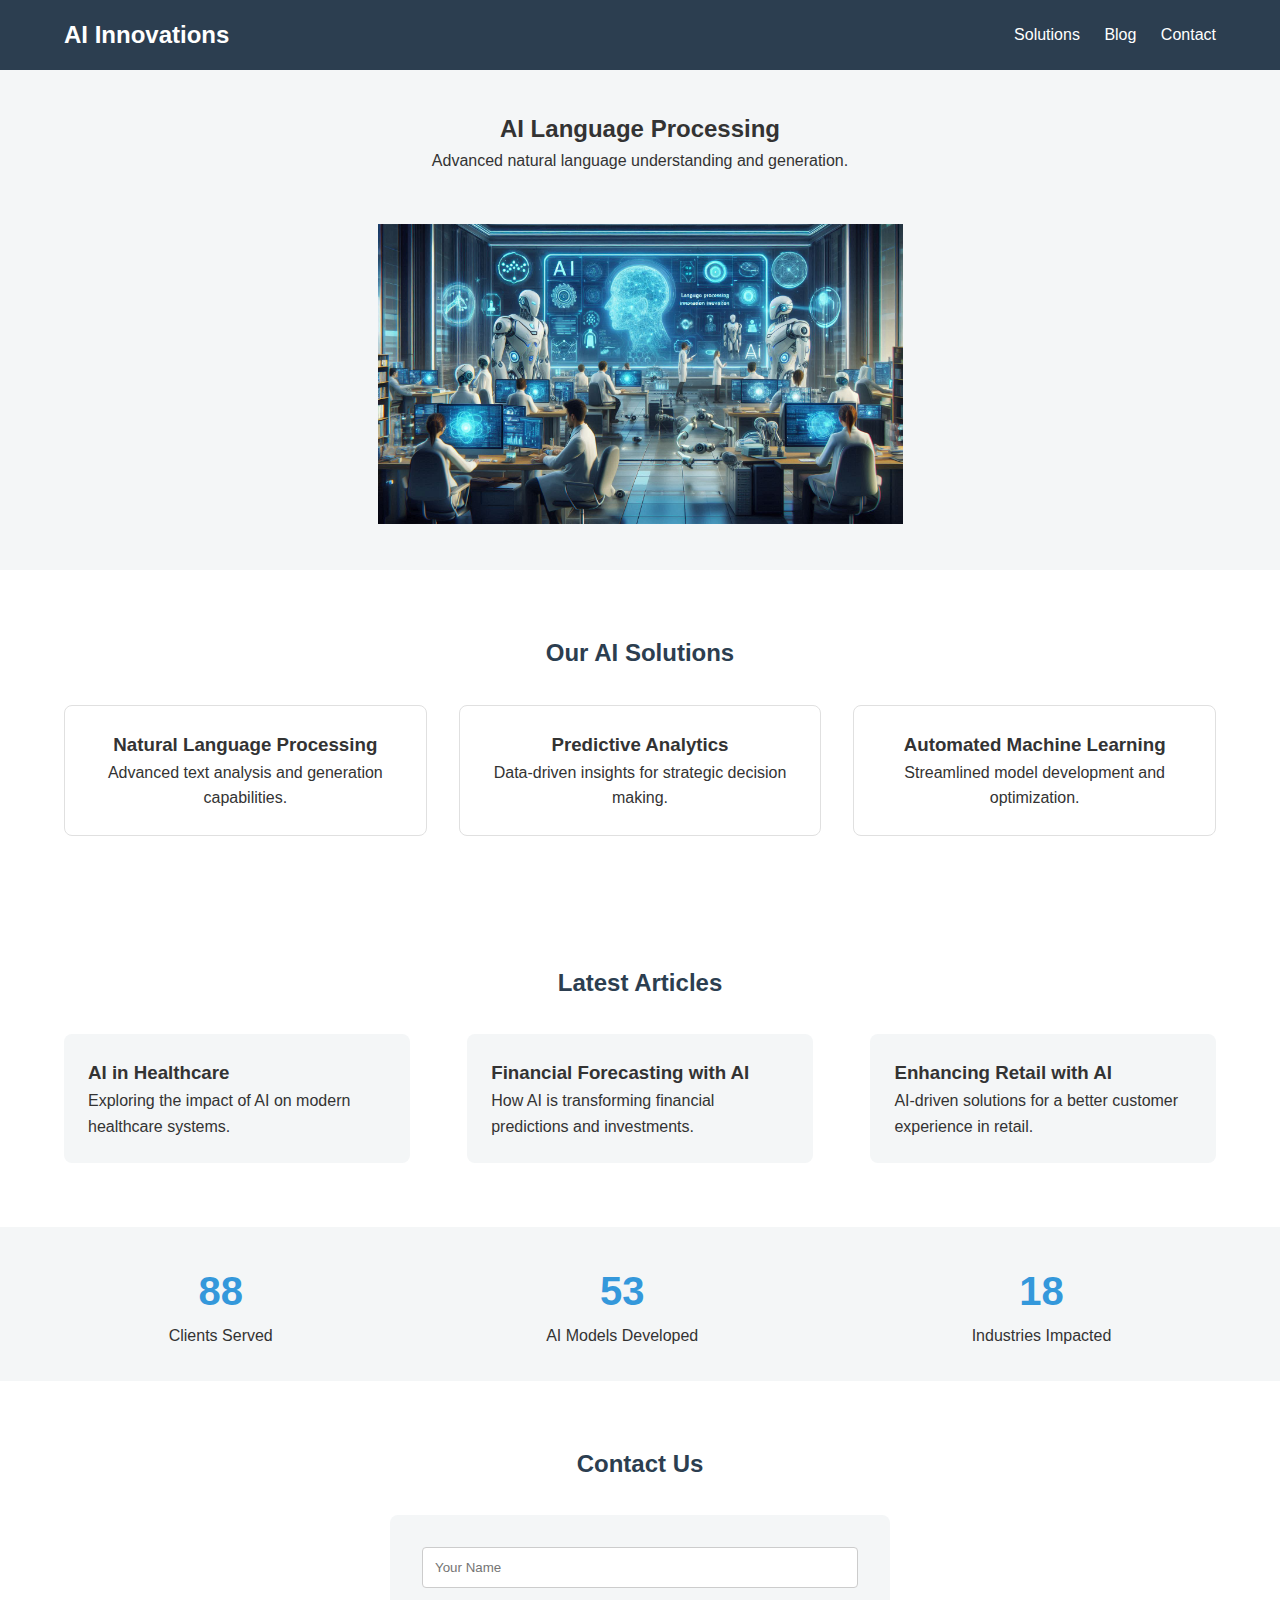
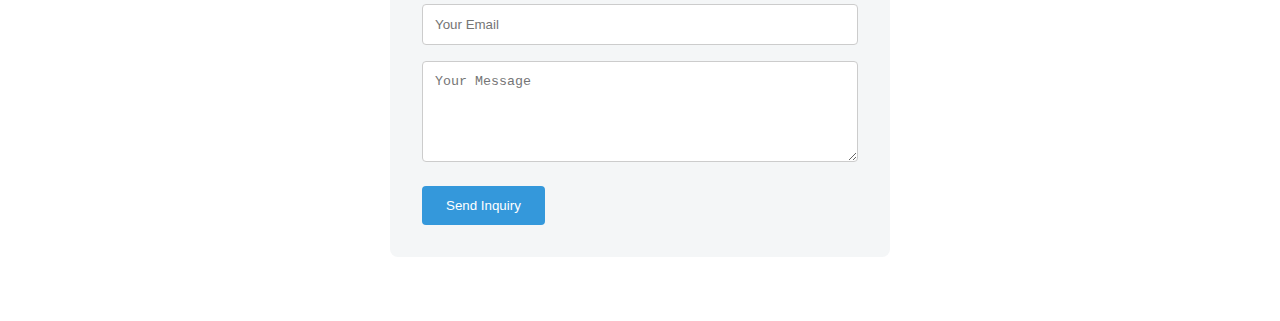
<file: Web Development Fundamentals/Task3/index.html>
<!DOCTYPE html>
<html lang="en">
<head>
    <meta charset="UTF-8">
    <meta name="viewport" content="width=device-width, initial-scale=1.0">
    <link rel="stylesheet" href="./style.css">
    <title>AI Innovations - Cutting-Edge AI Solutions</title>
</head>
<body>
    <!-- Navigation -->
    <nav class="navbar">
        <div class="navbar-logo">AI Innovations</div>
        <div class="navbar-links">
            <a href="#solutions">Solutions</a>
            <a href="#blog">Blog</a>
            <a href="#contact">Contact</a>
        </div>
    </nav>

    <!-- Product Carousel -->
    <div class="product-carousel">
        <div class="carousel-slide active">
            <div>
                <h2>AI Language Processing</h2>
                <p>Advanced natural language understanding and generation.</p>
                <img src="./Lang.jpeg" alt="AI Language Processing">
            </div>
        </div>
        <div class="carousel-slide">
            <div>
                <h2>Machine Learning Solutions</h2>
                <p>Custom machine learning models for diverse industries.</p>
                <img src="./ML.jpeg" alt="Machine Learning">
            </div>
        </div>
        <div class="carousel-slide">
            <div>
                <h2>Computer Vision</h2>
                <p>Cutting-edge image and video analysis technologies.</p>
                <img src="./Vision.jpeg" alt="Computer Vision">
            </div>
        </div>
    </div>

    <!-- AI Solutions -->
    <section id="solutions" class="section">
        <h2 class="section-title">Our AI Solutions</h2>
        <div class="solutions-grid">
            <div class="solution-card">
                <h3>Natural Language Processing</h3>
                <p>Advanced text analysis and generation capabilities.</p>
            </div>
            <div class="solution-card">
                <h3>Predictive Analytics</h3>
                <p>Data-driven insights for strategic decision making.</p>
            </div>
            <div class="solution-card">
                <h3>Automated Machine Learning</h3>
                <p>Streamlined model development and optimization.</p>
            </div>
        </div>
    </section>

    <!-- Blog -->
    <section id="blog" class="section">
        <h2 class="section-title">Latest Articles</h2>
        <div class="case-studies">
            <div class="case-study">
                <h3>AI in Healthcare</h3>
                <p>Exploring the impact of AI on modern healthcare systems.</p>
            </div>
            <div class="case-study">
                <h3>Financial Forecasting with AI</h3>
                <p>How AI is transforming financial predictions and investments.</p>
            </div>
            <div class="case-study">
                <h3>Enhancing Retail with AI</h3>
                <p>AI-driven solutions for a better customer experience in retail.</p>
            </div>
        </div>
    </section>

    <!-- Statistics -->
    <section class="statistics">
        <div class="stat-item">
            <div class="stat-number" id="clients-served">0</div>
            <p>Clients Served</p>
        </div>
        <div class="stat-item">
            <div class="stat-number" id="ai-models">0</div>
            <p>AI Models Developed</p>
        </div>
        <div class="stat-item">
            <div class="stat-number" id="industries-impacted">0</div>
            <p>Industries Impacted</p>
        </div>
    </section>

    <!-- Contact Form -->
    <section id="contact" class="section">
        <h2 class="section-title">Contact Us</h2>
        <form class="contact-form" id="contactForm">
            <input type="text" id="name" placeholder="Your Name" required>
            <input type="email" id="email" placeholder="Your Email" required>
            <textarea id="message" placeholder="Your Message" rows="5" required></textarea>
            <button type="submit">Send Inquiry</button>
        </form>
    </section>

    <script src="./script.js"></script>
</body>
</html>
</file>
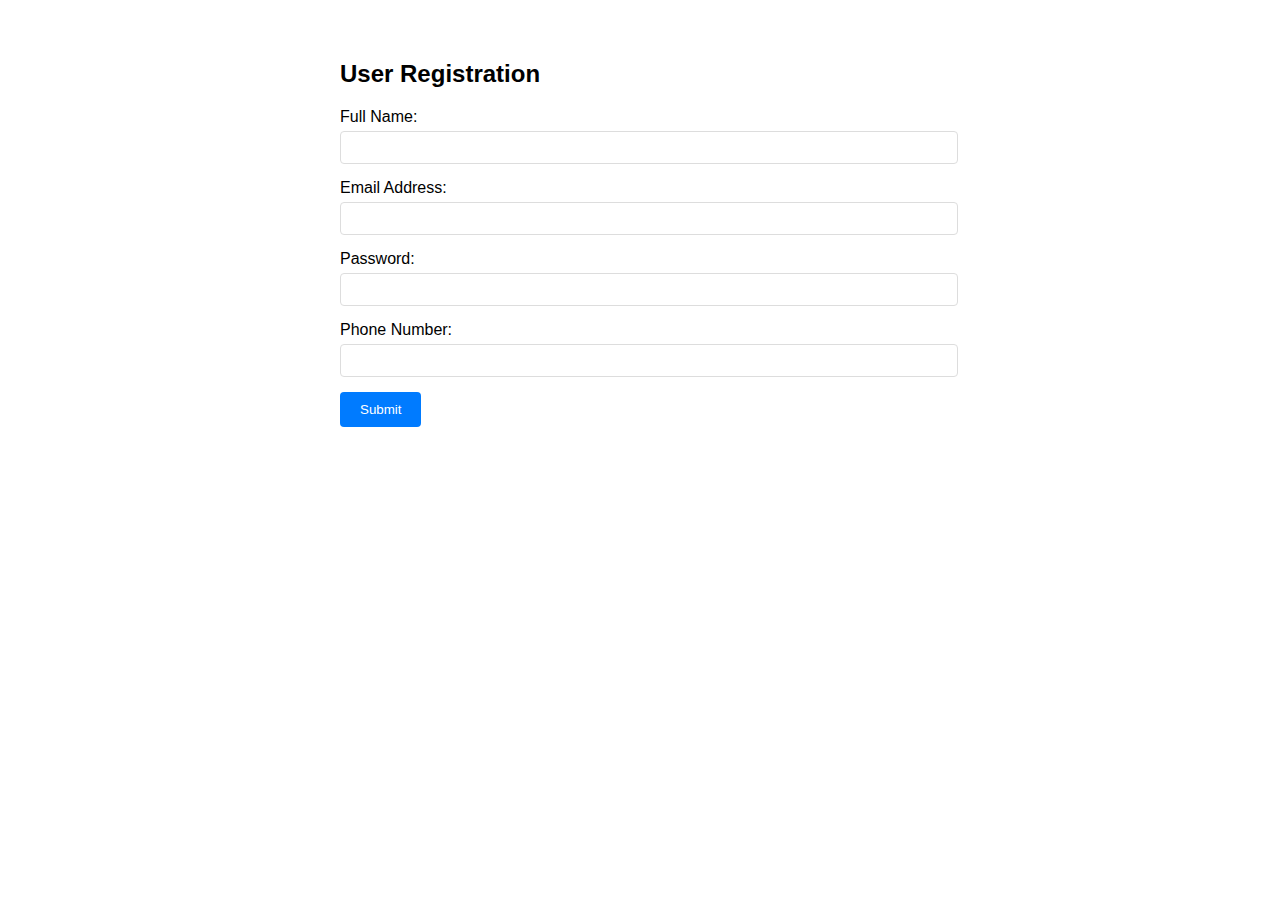
<file: Web Development Fundamentals/Task4/index.html>
<!DOCTYPE html>
<html lang="en">
<head>
    <meta charset="UTF-8">
    <meta name="viewport" content="width=device-width, initial-scale=1.0">
    <link rel="stylesheet" href="./styles.css">
    <title>User Registration Form</title>
</head>
<body>
    <h2>User Registration</h2>
    <form id="registrationForm" novalidate>
        <div class="form-group">
            <label for="fullName">Full Name:</label>
            <input type="text" id="fullName" required>
            <div class="error-message" id="fullNameError"></div>
        </div>

        <div class="form-group">
            <label for="email">Email Address:</label>
            <input type="email" id="email" required>
            <div class="validation-message" id="emailValidation"></div>
            <div class="error-message" id="emailError"></div>
        </div>

        <div class="form-group">
            <label for="password">Password:</label>
            <input type="password" id="password" required>
            <div class="password-strength" id="passwordStrength"></div>
            <div class="error-message" id="passwordError"></div>
            <div class="tooltip" id="passwordTooltip">
                Password must contain at least 8 characters, one uppercase letter,
                one lowercase letter, one number, and one special character
            </div>
        </div>

        <div class="form-group">
            <label for="phone">Phone Number:</label>
            <input type="tel" id="phone" required>
            <div class="error-message" id="phoneError"></div>
        </div>

        <button type="submit" class="submit-btn" id="submitBtn">Submit</button>
        <div class="tooltip" id="submitTooltip">Please fill out all fields correctly</div>
    </form>

    <script src="./script.js"></script>
</body>
</html>
</file>
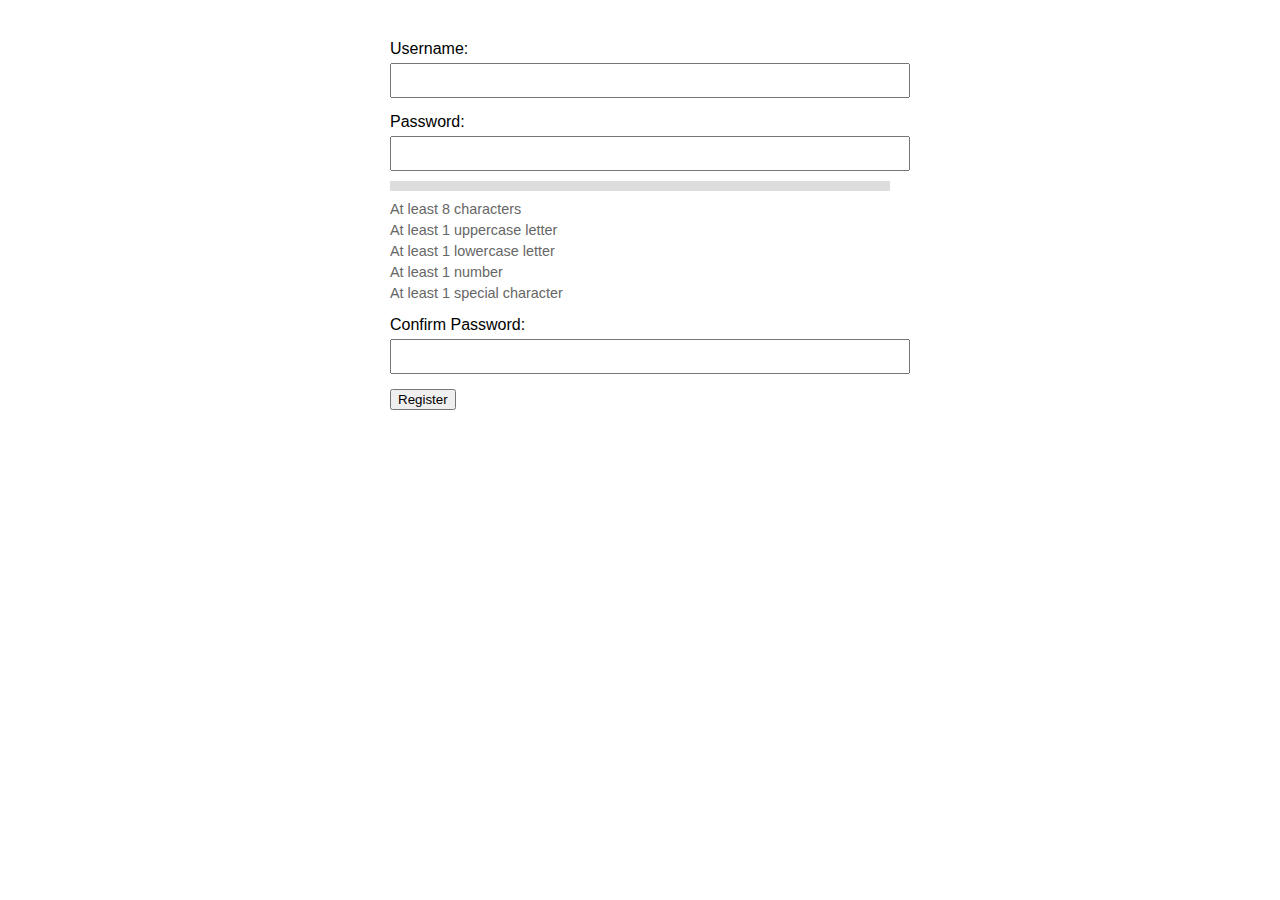
<file: Web Development Fundamentals/Task5/index.html>
<!DOCTYPE html>
<html lang="en">
<head>
    <meta charset="UTF-8">
    <meta name="viewport" content="width=device-width, initial-scale=1.0">
    <link rel="stylesheet" href="./styles.css">
    <title>Password Strength Indicator</title>
</head>
<body>
    <form id="registrationForm">
        <div class="form-group">
            <label for="username">Username:</label>
            <input type="text" id="username" required>
        </div>
        
        <div class="form-group">
            <label for="password">Password:</label>
            <input type="password" id="password" required>
            <div class="strength-meter">
                <div id="strength-bar"></div>
            </div>
            <div id="strength-text"></div>
            <div class="requirements">
                <div class="requirement" id="length">At least 8 characters</div>
                <div class="requirement" id="uppercase">At least 1 uppercase letter</div>
                <div class="requirement" id="lowercase">At least 1 lowercase letter</div>
                <div class="requirement" id="number">At least 1 number</div>
                <div class="requirement" id="special">At least 1 special character</div>
            </div>
        </div>
        
        <div class="form-group">
            <label for="confirm-password">Confirm Password:</label>
            <input type="password" id="confirm-password" required>
            <div id="match-message" class="error"></div>
        </div>
        
        <button type="submit">Register</button>
    </form>
    <script src="./script.js"></script>
</body>
</html>
</file>
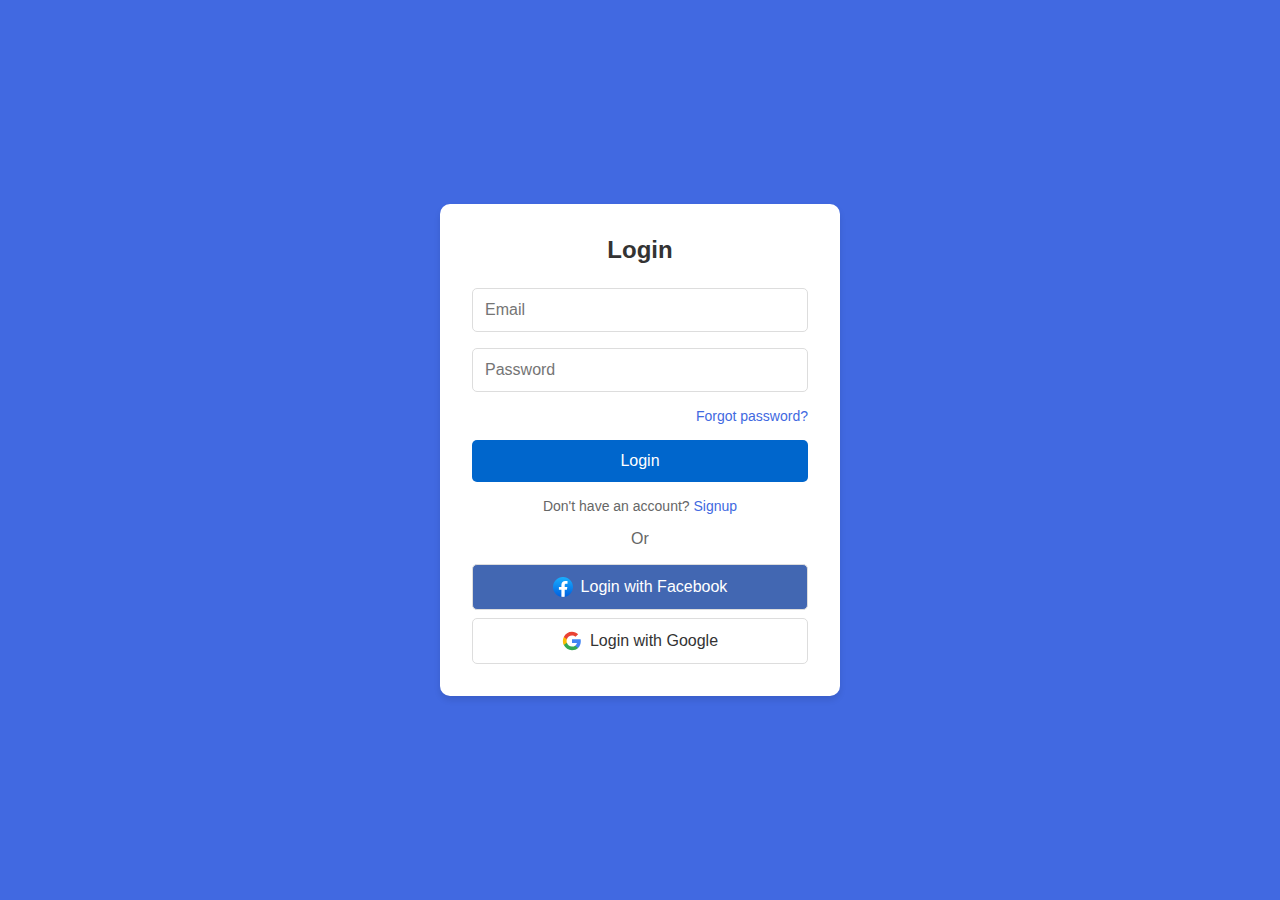
<file: Web Development Fundamentals/Task1/login.html>
<!DOCTYPE html>
<html lang="en">
<head>
    <meta charset="UTF-8">
    <meta name="viewport" content="width=device-width, initial-scale=1.0">
    <link rel="stylesheet" href="./login.css">
    <title>Login</title>
</head>
<body>
    <div class="card">
        <h1>Login</h1>
        <form action="#" method="POST">
            <div class="form-group">
                <input type="email" id="email" name="email" placeholder="Email" required>
            </div>
            <div class="form-group">
                <input type="password" id="password" name="password" placeholder="Password" required>
            </div>
            <a href="#" class="forgot-password">Forgot password?</a>
            <button type="submit" class="btn btn-primary">Login</button>
        </form>
        
        <div class="signup-link">
            Don't have an account? <a href="./signup.html">Signup</a>
        </div>
        
        <div class="divider">Or</div>
        
        <button class="btn btn-social btn-facebook">
            <img src="./facebook_logo.svg" alt="Facebook Logo" width="20" height="20">
            Login with Facebook
        </button>
        <button class="btn btn-social">
            <img src="./google_logo.svg" alt="Google Logo" width="20" height="20">
            Login with Google
        </button>
    </div>
</body>
</html>
</file>
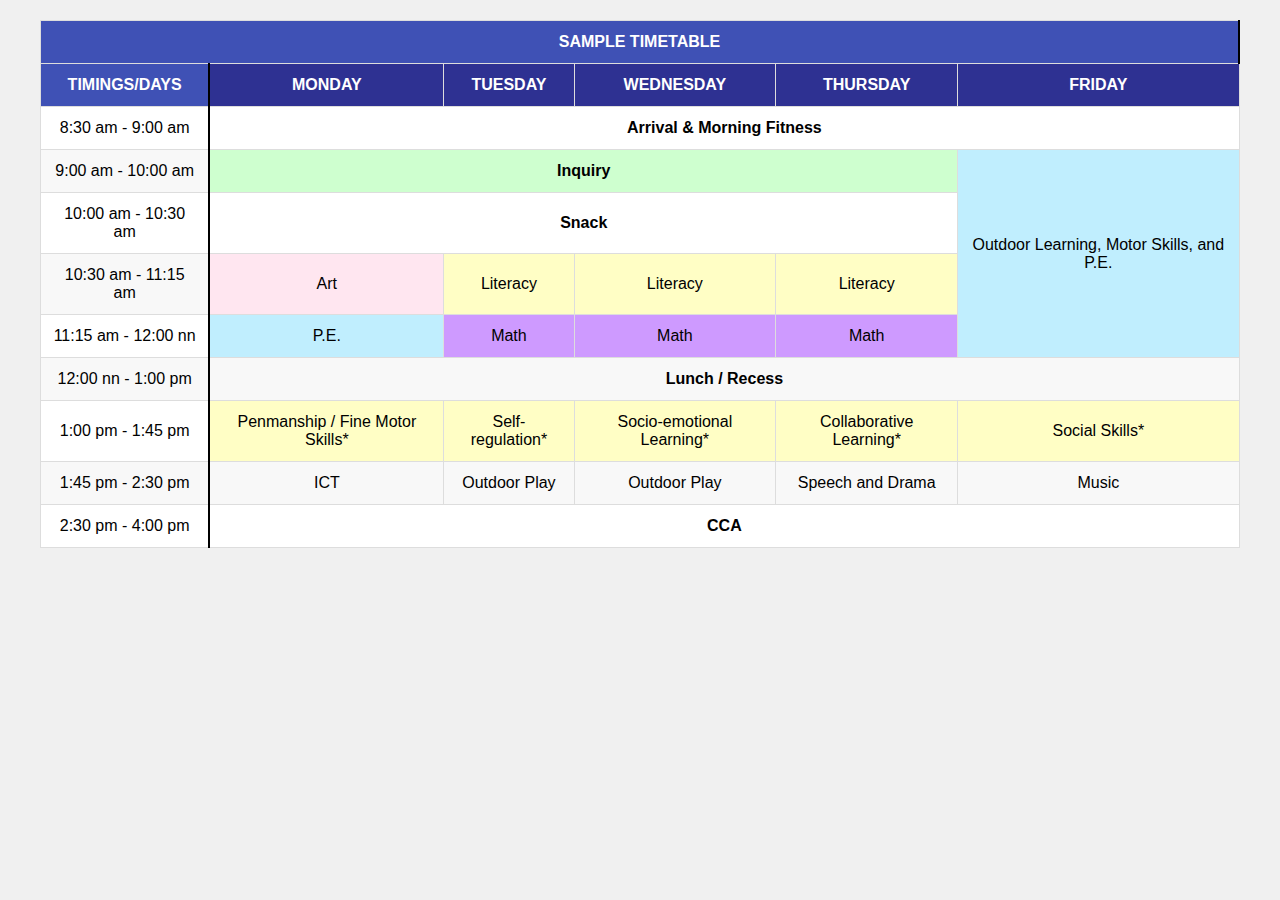
<file: Web Development Fundamentals/Task1/q1.html>
<!DOCTYPE html>
<html lang="en">
<head>
    <meta charset="UTF-8">
    <meta name="viewport" content="width=device-width, initial-scale=1.0">
    <title>Sample Timetable</title>
    <link rel="stylesheet" href="q1.css">
</head>
<body>
    <div class="container">
        <table class="timetable">
            <thead>
                <tr>
                    <th colspan="6">SAMPLE TIMETABLE</th>
                </tr>
                <tr>
                    <th>TIMINGS/DAYS</th>
                    <th>MONDAY</th>
                    <th>TUESDAY</th>
                    <th>WEDNESDAY</th>
                    <th>THURSDAY</th>
                    <th>FRIDAY</th>
                </tr>
            </thead>
            <tbody>
                <tr>
                    <td>8:30 am - 9:00 am</td>
                    <td colspan="5" class="arrival">
                        <div>Arrival & Morning Fitness</div>
                        <span class="tooltip">
                            Subject: Arrival & Morning Fitness<br>
                            Time: 8:30 am - 9:00 am<br>
                            Teacher: PE Staff
                        </span>
                    </td>
                </tr>
                <tr>
                    <td>9:00 am - 10:00 am</td>
                    <td colspan="4" class="inquiry">
                        <div>Inquiry</div>
                        <span class="tooltip">
                            Subject: Inquiry<br>
                            Time: 9:00 am - 10:00 am<br>
                            Teacher: Ms. Thompson
                        </span>
                    </td>
                    <td rowspan="4" class="outdoor">
                        <div>Outdoor Learning, Motor Skills, and P.E.</div>
                        <span class="tooltip">
                            Subject: Outdoor Learning, Motor Skills, and P.E.<br>
                            Time: 9:00 am - 10:30 am<br>
                            Teacher: PE Staff
                        </span>
                    </td>
                </tr>
                <tr>
                    <td>10:00 am - 10:30 am</td>
                    <td colspan="4">Snack</td>
                </tr>
                <tr>
                    <td>10:30 am - 11:15 am</td>
                    <td class="art">
                        <div>Art</div>
                        <span class="tooltip">
                            Subject: Art<br>
                            Time: 10:30 am - 11:15 am<br>
                            Teacher: Ms. Lee
                        </span>
                    </td>
                    <td class="literacy">
                        <div>Literacy</div>
                        <span class="tooltip">
                            Subject: Literacy<br>
                            Time: 10:30 am - 11:15 am<br>
                            Teacher: Mr. Johnson
                        </span>
                    </td>
                    <td class="literacy">
                        <div>Literacy</div>
                        <span class="tooltip">
                            Subject: Literacy<br>
                            Time: 10:30 am - 11:15 am<br>
                            Teacher: Mr. Johnson
                        </span>
                    </td>
                    <td class="literacy">
                        <div>Literacy</div>
                        <span class="tooltip">
                            Subject: Literacy<br>
                            Time: 10:30 am - 11:15 am<br>
                            Teacher: Mr. Johnson
                        </span>
                    </td>
                </tr>
                <tr>
                    <td>11:15 am - 12:00 nn</td>
                    <td class="pe">
                        <div>P.E.</div>
                        <span class="tooltip">
                            Subject: P.E.<br>
                            Time: 11:15 am - 12:00 nn<br>
                            Teacher: PE Staff
                        </span>
                    </td>
                    <td class="math">
                        <div>Math</div>
                        <span class="tooltip">
                            Subject: Math<br>
                            Time: 11:15 am - 12:00 nn<br>
                            Teacher: Ms. Davis
                        </span>
                    </td>
                    <td class="math">
                        <div>Math</div>
                        <span class="tooltip">
                            Subject: Math<br>
                            Time: 11:15 am - 12:00 nn<br>
                            Teacher: Ms. Davis
                        </span>
                    </td>
                    <td class="math">
                        <div>Math</div>
                        <span class="tooltip">
                            Subject: Math<br>
                            Time: 11:15 am - 12:00 nn<br>
                            Teacher: Ms. Davis
                        </span>
                    </td>
                </tr>
                <tr>
                    <td>12:00 nn - 1:00 pm</td>
                    <td colspan="5">Lunch / Recess</td>
                </tr>
                <tr>
                    <td>1:00 pm - 1:45 pm</td>
                    <td class="skills">Penmanship / Fine Motor Skills*</td>
                    <td class="skills">Self-regulation*</td>
                    <td class="skills">Socio-emotional Learning*</td>
                    <td class="skills">Collaborative Learning*</td>
                    <td class="skills">Social Skills*</td>
                </tr>
                <tr>
                    <td>1:45 pm - 2:30 pm</td>
                    <td>ICT</td>
                    <td>Outdoor Play</td>
                    <td>Outdoor Play</td>
                    <td>Speech and Drama</td>
                    <td>Music</td>
                </tr>
                <tr>
                    <td>2:30 pm - 4:00 pm</td>
                    <td colspan="5">CCA</td>
                </tr>
            </tbody>
        </table>
    </div>
</body>
</html>
</file>
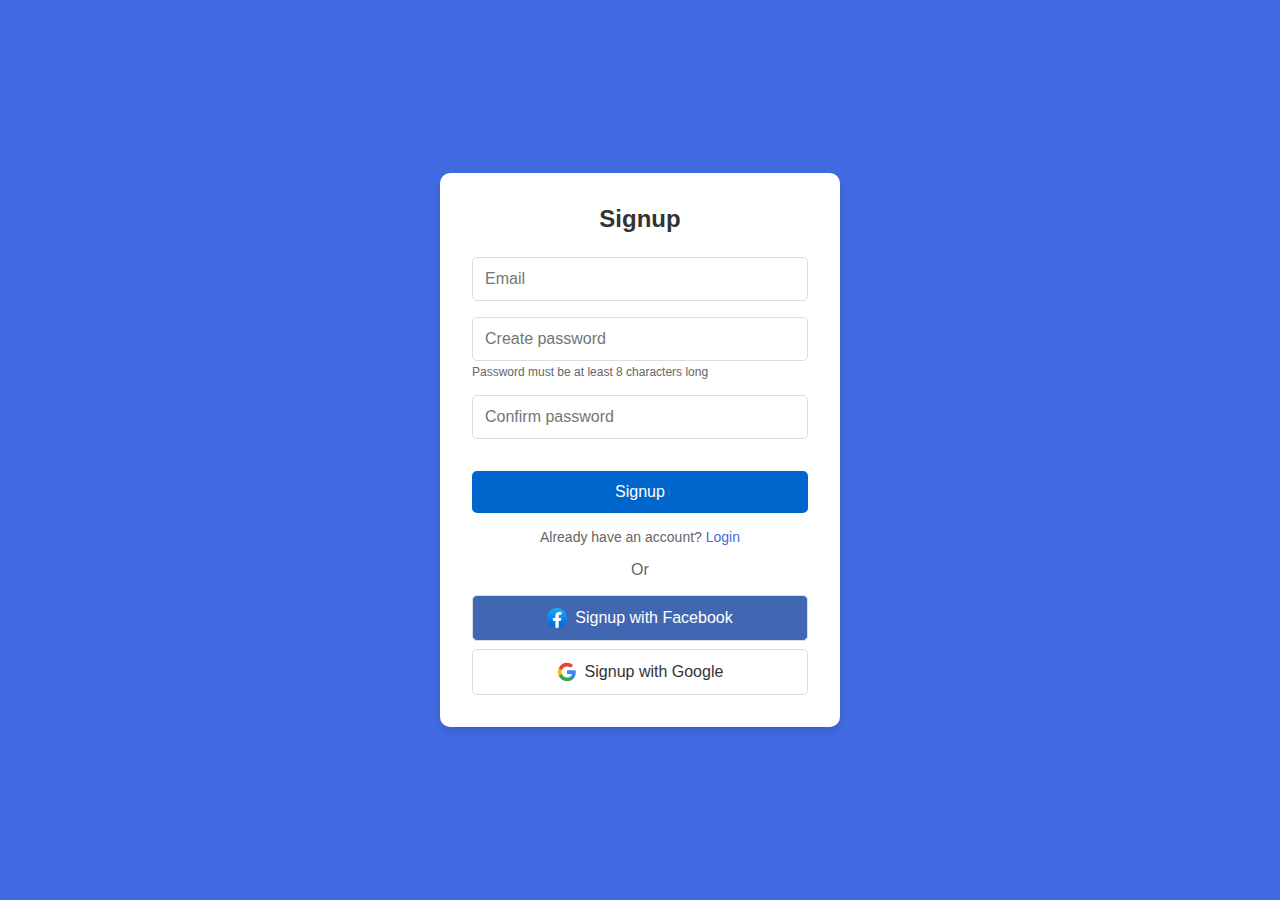
<file: Web Development Fundamentals/Task1/signup.html>
<!DOCTYPE html>
<html lang="en">
<head>
    <meta charset="UTF-8">
    <meta name="viewport" content="width=device-width, initial-scale=1.0">
    <link rel="stylesheet" href="./signup.css">
    <title>Sign Up</title>
</head>
<body>
    <div class="card">
        <h1>Signup</h1>
        <form action="#" method="POST">
            <div class="form-group">
                <input type="email" id="email" name="email" placeholder="Email" required>
            </div>
            <div class="form-group">
                <input type="password" id="password" name="password" 
                       placeholder="Create password" 
                       pattern="(?=.*\d)(?=.*[a-z])(?=.*[A-Z]).{8,}" 
                       title="Must contain at least one number and one uppercase and lowercase letter, and at least 8 or more characters"
                       required>
                <div class="password-requirements">
                    Password must be at least 8 characters long
                </div>
            </div>
            <div class="form-group">
                <input type="password" id="confirm-password" name="confirm-password" 
                       placeholder="Confirm password" 
                       required>
            </div>
            <button type="submit" class="btn btn-primary">Signup</button>
        </form>
        
        <div class="login-link">
            Already have an account? <a href="./login.html">Login</a>
        </div>
        
        <div class="divider">Or</div>
        
        <button class="btn btn-social btn-facebook">
            <img src="./facebook_logo.svg" alt="Facebook Logo" width="20" height="20">
            Signup with Facebook
        </button>
        <button class="btn btn-social">
            <img src="./google_logo.svg" alt="Google Logo" width="20" height="20">
            Signup with Google
        </button>
    </div>
</body>
</html>
</file>
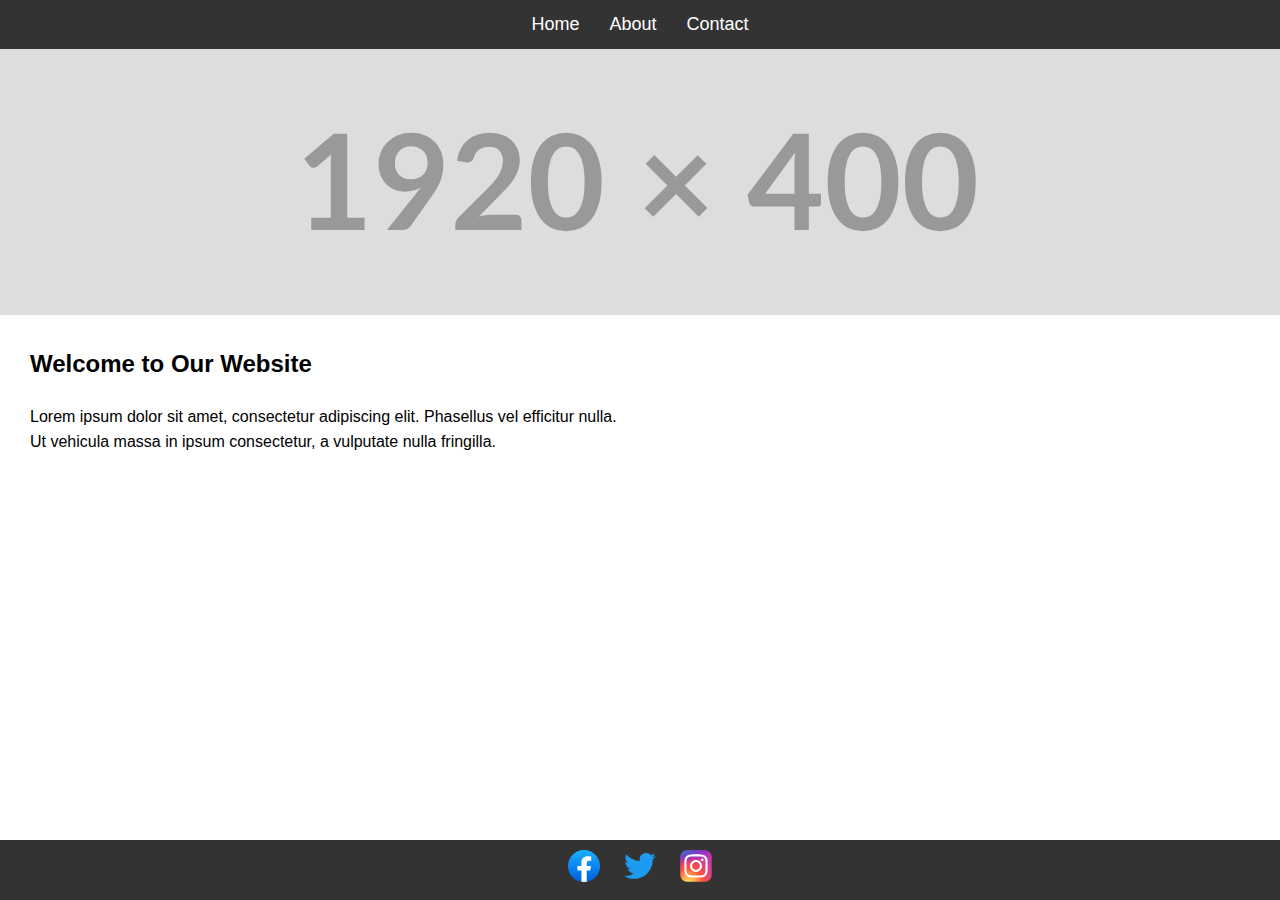
<file: Web Development Fundamentals/Task2/q1.html>
<!DOCTYPE html>
<html lang="en">
    <head>
        <meta charset="UTF-8" />
        <meta name="viewport" content="width=device-width, initial-scale=1.0" />
        <title>Responsive Webpage</title>
        <link rel="stylesheet" href="./q1.css" />
    </head>
    <body>
        <!-- Header -->
        <header>
            <nav class="navbar">
                <ul>
                    <li><a href="#">Home</a></li>
                    <li><a href="#">About</a></li>
                    <li><a href="#">Contact</a></li>
                </ul>
            </nav>
        </header>

        <main>
            <!-- Full-Width Image Banner -->
            <div class="banner">
                <img src="./1920x400.svg" alt="Banner Image" />
            </div>

            <!-- Two Columns -->
            <div class="content">
                <div class="left-column">
                    <h2>Welcome to Our Website</h2>
                    <p>
                        Lorem ipsum dolor sit amet, consectetur adipiscing elit.
                        Phasellus vel efficitur nulla. Ut vehicula massa in
                        ipsum consectetur, a vulputate nulla fringilla.
                    </p>
                </div>
                <div class="right-column">
                    <iframe
                        width="100%"
                        height="300"
                        src="https://www.youtube.com/embed/aXhDkAhgoCM"
                        title="Australia v India 2024-25 | First Test | Day Four"
                        frameborder="0"
                        allow="accelerometer; autoplay; clipboard-write; encrypted-media; gyroscope; picture-in-picture; web-share"
                        referrerpolicy="strict-origin-when-cross-origin"
                        allowfullscreen
                    ></iframe>
                </div>
            </div>
        </main>

        <!-- Footer -->
        <footer>
            <div class="social-icons">
                <a href="https://www.facebook.com" target="_blank"
                    ><img src="../Task1/facebook_logo.svg" alt="Facebook"
                /></a>
                <a href="https://www.x.com" target="_blank"
                    ><img src="./twitter_logo.svg" alt="Twitter"
                /></a>
                <a href="https://www.instagram.com" target="_blank"
                    ><img src="./instagram_logo.svg" alt="Instagram"
                /></a>
            </div>
        </footer>
    </body>
</html>
</file>
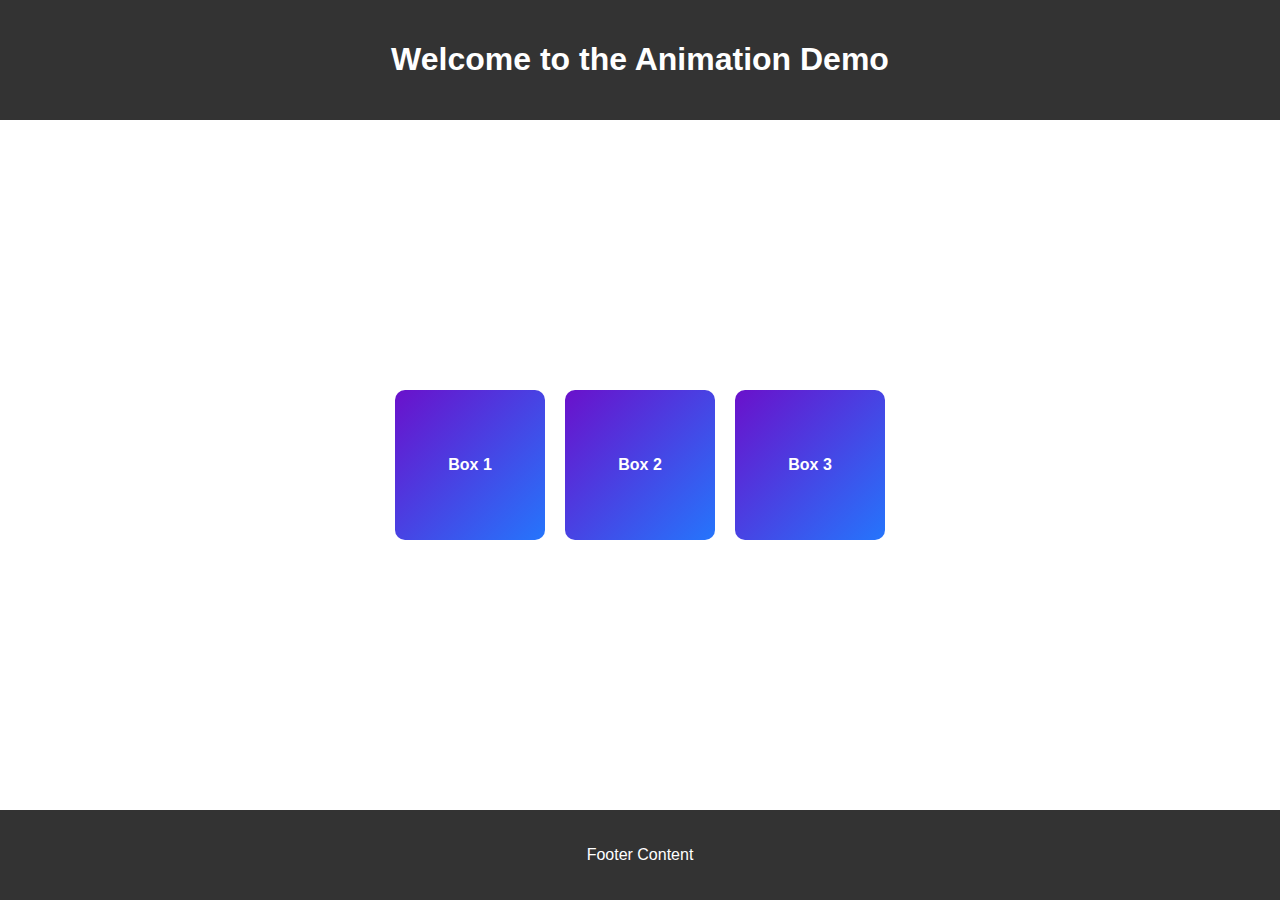
<file: Web Development Fundamentals/Task2/q2.html>
<!DOCTYPE html>
<html lang="en">
<head>
  <meta charset="UTF-8">
  <meta name="viewport" content="width=device-width, initial-scale=1.0">
  <title>Animations Demo</title>
  <link rel="stylesheet" href="q2.css">
</head>
<body>
  <header>
    <h1>Welcome to the Animation Demo</h1>
  </header>

  <main>
    <div class="box box1">Box 1</div>
    <div class="box box2">Box 2</div>
    <div class="box box3">Box 3</div>
  </main>

  <footer>
    <p>Footer Content</p>
  </footer>
</body>
</html>
</file>
<file: Web Development Fundamentals/Task3/style.css>
* {
    margin: 0;
    padding: 0;
    box-sizing: border-box;
}

:root {
    --primary-color: #2c3e50;
    --secondary-color: #3498db;
    --text-color: #333;
    --background-light: #f4f6f7;
}

body {
    font-family: 'Arial', sans-serif;
    line-height: 1.6;
    color: var(--text-color);
}

/* Navigation */
.navbar {
    background-color: var(--primary-color);
    color: white;
    display: flex;
    justify-content: space-between;
    padding: 1rem 5%;
    align-items: center;
}

.navbar-logo {
    font-size: 1.5rem;
    font-weight: bold;
}

.navbar-links a {
    color: white;
    text-decoration: none;
    margin-left: 20px;
    transition: color 0.3s ease;
}

.navbar-links a:hover {
    color: var(--secondary-color);
}

/* Product Carousel */
.product-carousel {
    position: relative;
    width: 100%;
    overflow: hidden;
    height: 500px;
}

.carousel-slide {
    display: none;
    width: 100%;
    height: 100%;
    position: absolute;
    top: 0;
    left: 0;
    opacity: 0;
    transition: opacity 0.5s ease-in-out;
    background-color: var(--background-light);
    text-align: center;
    padding: 2rem;
}

.carousel-slide.active {
    display: flex;
    align-items: center;
    justify-content: center;
    opacity: 1;
}

.carousel-slide img {
    max-width: 50%;
    max-height: 600px;
    object-fit: contain;
    margin-top: 50px;
}

/* Sections */
.section {
    padding: 4rem 5%;
    background-color: white;
}

.section-title {
    text-align: center;
    margin-bottom: 2rem;
    color: var(--primary-color);
}

/* AI Solutions Grid */
.solutions-grid {
    display: grid;
    grid-template-columns: repeat(auto-fit, minmax(250px, 1fr));
    gap: 2rem;
}

.solution-card {
    border: 1px solid #e0e0e0;
    border-radius: 8px;
    padding: 1.5rem;
    text-align: center;
    transition: transform 0.3s ease;
}

.solution-card:hover {
    transform: scale(1.05);
}

/* Case Studies */
.case-studies {
    display: flex;
    justify-content: space-between;
}

.case-study {
    flex-basis: 30%;
    background-color: var(--background-light);
    padding: 1.5rem;
    border-radius: 8px;
}

/* Contact Form */
.contact-form {
    max-width: 500px;
    margin: 0 auto;
    background-color: var(--background-light);
    padding: 2rem;
    border-radius: 8px;
}

.contact-form input,
.contact-form textarea {
    width: 100%;
    padding: 0.75rem;
    margin-bottom: 1rem;
    border: 1px solid #ccc;
    border-radius: 4px;
}

.contact-form button {
    background-color: var(--secondary-color);
    color: white;
    border: none;
    padding: 0.75rem 1.5rem;
    border-radius: 4px;
    cursor: pointer;
    transition: background-color 0.3s ease;
}

.contact-form button:hover {
    background-color: #2980b9;
}

/* Responsive Design */
@media screen and (max-width: 768px) {
    .navbar {
        flex-direction: column;
        text-align: center;
    }

    .navbar-links {
        margin-top: 1rem;
    }

    .solutions-grid,
    .case-studies {
        flex-direction: column;
    }

    .case-study,
    .solution-card {
        margin-bottom: 1rem;
    }

    .product-carousel {
        height: 300px;
    }
}

/* Statistics Section */
.statistics {
    display: flex;
    justify-content: space-around;
    background-color: var(--background-light);
    padding: 2rem;
}

.stat-item {
    text-align: center;
}

.stat-number {
    font-size: 2.5rem;
    font-weight: bold;
    color: var(--secondary-color);
}
</file>
<file: Web Development Fundamentals/Task4/styles.css>
body {
    font-family: Arial, sans-serif;
    max-width: 600px;
    margin: 20px auto;
    padding: 20px;
}

.form-group {
    margin-bottom: 15px;
    position: relative;
}

input {
    width: 100%;
    padding: 8px;
    margin-top: 5px;
    border: 1px solid #ddd;
    border-radius: 4px;
}

.error-message {
    color: red;
    font-size: 0.8em;
    margin-top: 5px;
}

.validation-message {
    font-size: 0.8em;
    margin-top: 5px;
}

.valid { color: green; }
.invalid { color: red; }

.submit-btn {
    padding: 10px 20px;
    background-color: #007bff;
    color: white;
    border: none;
    border-radius: 4px;
    cursor: pointer;
}

.submit-btn:hover {
    background-color: #28a745;
}

.tooltip {
    display: none;
    position: absolute;
    background: #333;
    color: white;
    padding: 5px 10px;
    border-radius: 4px;
    font-size: 0.8em;
    z-index: 1;
}

.password-strength {
    font-size: 0.8em;
    margin-top: 5px;
}
</file>
<file: Web Development Fundamentals/Task5/styles.css>
body {
    font-family: Arial, sans-serif;
    max-width: 500px;
    margin: 20px auto;
    padding: 20px;
}
.form-group {
    margin-bottom: 15px;
}
input {
    width: 100%;
    padding: 8px;
    margin-top: 5px;
}
.strength-meter {
    height: 10px;
    background-color: #ddd;
    margin: 10px 0;
}
.strength-meter div {
    height: 100%;
    width: 0;
    transition: width 0.5s;
}
.weak { background-color: #ff4444; }
.moderate { background-color: #ffbb33; }
.strong { background-color: #00C851; }
.requirements {
    font-size: 0.9em;
    color: #666;
}
.requirement {
    margin: 5px 0;
}
.met {
    color: #00C851;
}
.error {
    color: #ff4444;
    font-size: 0.9em;
    margin-top: 5px;
}
</file>
<file: Web Development Fundamentals/Task1/login.css>
* {
    margin: 0;
    padding: 0;
    box-sizing: border-box;
    font-family: "Segoe UI", Roboto, sans-serif;
}

body {
    min-height: 100vh;
    display: flex;
    align-items: center;
    justify-content: center;
    background-color: #4169E1;
    padding: 1rem;
}

.card {
    background: white;
    padding: 2rem;
    border-radius: 10px;
    width: 100%;
    max-width: 400px;
    box-shadow: 0 4px 6px rgba(0, 0, 0, 0.1);
}

h1 {
    text-align: center;
    margin-bottom: 1.5rem;
    color: #333;
    font-size: 1.5rem;
}

.form-group {
    margin-bottom: 1rem;
    position: relative;
}

input {
    width: 100%;
    padding: 0.75rem;
    border: 1px solid #ddd;
    border-radius: 5px;
    font-size: 1rem;
}

input:focus {
    outline: none;
    border-color: #4169E1;
}

.forgot-password {
    display: block;
    text-align: right;
    color: #4169E1;
    text-decoration: none;
    font-size: 0.875rem;
    margin-top: 0.5rem;
}

.btn {
    width: 100%;
    padding: 0.75rem;
    border: none;
    border-radius: 5px;
    font-size: 1rem;
    cursor: pointer;
    margin-top: 1rem;
}

.btn-primary {
    background-color: #0066CC;
    color: white;
}

.btn-social {
    display: flex;
    align-items: center;
    justify-content: center;
    gap: 0.5rem;
    background-color: white;
    border: 1px solid #ddd;
    color: #333;
    margin-top: 0.5rem;
}

.btn-facebook {
    background-color: #4267B2;
    color: white;
}

.divider {
    text-align: center;
    margin: 1rem 0;
    color: #666;
}

.signup-link {
    text-align: center;
    margin-top: 1rem;
    font-size: 0.875rem;
    color: #666;
}

.signup-link a {
    color: #4169E1;
    text-decoration: none;
}
</file>
<file: Web Development Fundamentals/Task1/q1.css>
body {
    font-family: Arial, sans-serif;
    margin: 0;
    padding: 20px;
    background-color: #f0f0f0;
}

.container {
    max-width: 1200px;
    margin: 0 auto;
    overflow-x: auto;
}

.timetable {
    width: 100%;
    border-collapse: collapse;
    background-color: #ffffff;
    box-shadow: 0 0 20px rgba(0, 0, 0, 0.1);
}

.timetable th, .timetable td {
    border: 1px solid #ddd;
    padding: 12px;
    text-align: center;
}

.timetable thead th {
    background-color: #2e3192;
    color: #ffffff;
    font-weight: bold;
    text-transform: uppercase;
}

.timetable thead th:first-child {
    background-color: #3f51b5;
}

.timetable tbody tr:nth-child(even) {
    background-color: #f8f8f8;
}

.timetable td[colspan="5"], .timetable td[colspan="4"] {
    font-weight: bold;
}

.timetable td:first-child, .timetable th:first-child {
    border-right: 2px solid black;
}

.arrival { background-color: #ffffff; }
.inquiry { background-color: #CEFFCF; }
.outdoor { background-color: #C0EEFE; }
.art { background-color: #ffe6f0; }
.literacy { background-color: #FFFEC5; }
.pe { background-color: #C0EEFE; }
.math { background-color: #CE9AFF; }
.skills { background-color: #FFFEC5; }

.timetable td {
    position: relative;
}

.tooltip {
    visibility: hidden;
    width: 200px;
    background-color: #555;
    color: #fff;
    text-align: center;
    border-radius: 6px;
    padding: 10px;
    position: absolute;
    z-index: 1;
    bottom: 125%;
    left: 50%;
    margin-left: -100px;
    opacity: 0;
    transition: opacity 0.3s;
}

.timetable td:hover .tooltip {
    visibility: visible;
    opacity: 1;
}

@media (max-width: 768px) {
    .timetable {
        font-size: 14px;
    }

    .timetable th, .timetable td {
        padding: 8px;
    }

    .tooltip {
        width: 150px;
        margin-left: -75px;
    }
}
</file>
<file: Web Development Fundamentals/Task1/signup.css>
* {
    margin: 0;
    padding: 0;
    box-sizing: border-box;
    font-family: "Segoe UI", Roboto, sans-serif;
}

body {
    min-height: 100vh;
    display: flex;
    align-items: center;
    justify-content: center;
    background-color: #4169E1;
    padding: 1rem;
}

.card {
    background: white;
    padding: 2rem;
    border-radius: 10px;
    width: 100%;
    max-width: 400px;
    box-shadow: 0 4px 6px rgba(0, 0, 0, 0.1);
}

h1 {
    text-align: center;
    margin-bottom: 1.5rem;
    color: #333;
    font-size: 1.5rem;
}

.form-group {
    margin-bottom: 1rem;
    position: relative;
}

input {
    width: 100%;
    padding: 0.75rem;
    border: 1px solid #ddd;
    border-radius: 5px;
    font-size: 1rem;
}

input:focus {
    outline: none;
    border-color: #4169E1;
}

.btn {
    width: 100%;
    padding: 0.75rem;
    border: none;
    border-radius: 5px;
    font-size: 1rem;
    cursor: pointer;
    margin-top: 1rem;
}

.btn-primary {
    background-color: #0066CC;
    color: white;
}

.btn-social {
    display: flex;
    align-items: center;
    justify-content: center;
    gap: 0.5rem;
    background-color: white;
    border: 1px solid #ddd;
    color: #333;
    margin-top: 0.5rem;
}

.btn-facebook {
    background-color: #4267B2;
    color: white;
}

.divider {
    text-align: center;
    margin: 1rem 0;
    color: #666;
}

.login-link {
    text-align: center;
    margin-top: 1rem;
    font-size: 0.875rem;
    color: #666;
}

.login-link a {
    color: #4169E1;
    text-decoration: none;
}

.password-requirements {
    font-size: 0.75rem;
    color: #666;
    margin-top: 0.25rem;
}
</file>
<file: Web Development Fundamentals/Task2/q1.css>
body {
    font-family: Arial, sans-serif;
    margin: 0;
    padding: 0;
    line-height: 1.6;
  }
  
  header, footer {
    background: #333;
    color: #fff;
    padding: 10px 0;
    text-align: center;
  }
  
  header .navbar ul {
    list-style: none;
    padding: 0;
    margin: 0;
    display: flex;
    justify-content: center;
  }
  
  header .navbar ul li {
    margin: 0 15px;
  }
  
  header .navbar ul li a {
    text-decoration: none;
    color: white;
    font-size: 18px;
  }
  
  .banner img {
    width: 100%;
    height: auto;
    display: block;
  }
  
  .content {
    display: flex;
    flex-wrap: wrap;
    margin: 20px;
  }
  
  .left-column, .right-column {
    flex: 1;
    margin: 10px;
  }
  
  .left-column h2 {
    margin-top: 0;
  }
  
  .right-column iframe {
    max-width: 100%;
  }
  footer {
    position: fixed;
    bottom: 0;
    width: 100%;
  }

  main {
    margin-bottom: 60px;
  }
  footer .social-icons a {
    margin: 0 10px;
  }
  
  footer .social-icons img {
    width: 32px;
    height: 32px;
  }
  
  /* Media Queries */
  @media (max-width: 1024px) {
    header .navbar ul {
      font-size: 16px;
    }
  }
  
  @media (max-width: 768px) {
    header .navbar ul {
      flex-direction: column;
      text-align: center;
    }
  
    .content {
      flex-direction: column;
    }
  }
  
  @media (max-width: 320px) {
    header .navbar ul li a {
      font-size: 14px;
    }
  
    .left-column, .right-column {
      margin: 5px;
    }
  
    footer .social-icons img {
      width: 24px;
      height: 24px;
    }
  }
</file>
<file: Web Development Fundamentals/Task2/q2.css>
body {
    font-family: Arial, sans-serif;
    margin: 0;
    padding: 0;
    display: flex;
    flex-direction: column;
    min-height: 100vh;
    justify-content: space-between;
  }
  
  header, footer {
    text-align: center;
    padding: 20px;
    background: #333;
    color: #fff;
  }
  
  main {
    display: flex;
    justify-content: center;
    align-items: center;
    gap: 20px;
    padding: 20px;
  }
  
  /* Header Animation */
  header {
    animation: fadeSlideDown 1.5s ease-in-out;
  }
  
  @keyframes fadeSlideDown {
    from {
      opacity: 0;
      transform: translateY(-50px);
    }
    to {
      opacity: 1;
      transform: translateY(0);
    }
  }
  
  /* Main Section Styles */
  .box {
    width: 150px;
    height: 150px;
    display: flex;
    justify-content: center;
    align-items: center;
    color: #fff;
    font-weight: bold;
    text-align: center;
    background: linear-gradient(135deg, #6a11cb, #2575fc);
    border-radius: 10px;
    transition: transform 1s ease, background-color 1s ease;
  }
  
  /* Rotate on Hover */
  .box:hover {
    transform: rotate(360deg);
    background-color: #ff6f61;
  }
  
  /* Footer Animation */
  footer p {
    animation: bounce 2s infinite ease-in-out;
  }
  
  @keyframes bounce {
    0%, 100% {
      transform: translateY(0);
    }
    50% {
      transform: translateY(-10px);
    }
  }
  
  /* Responsive Design */
  @media (max-width: 768px) {
    main {
      flex-direction: column;
      gap: 15px;
    }
  }
</file>
